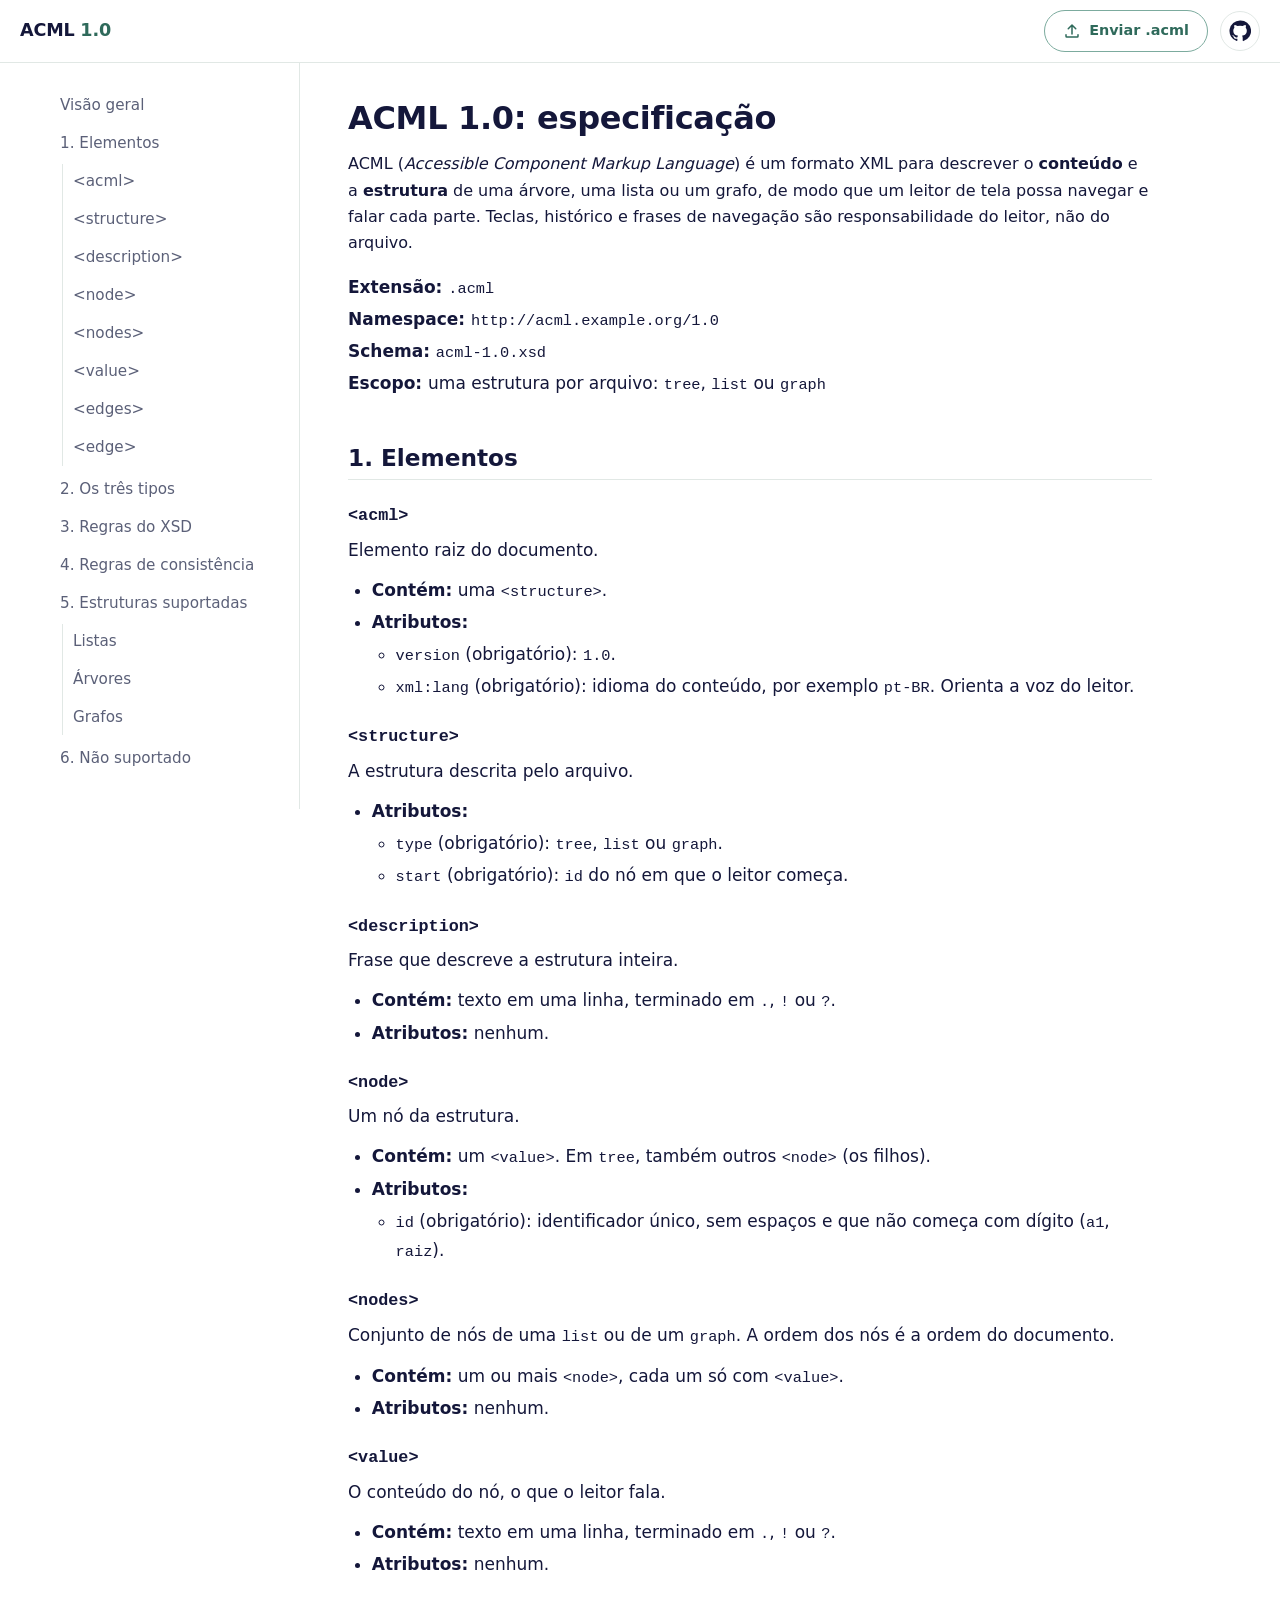
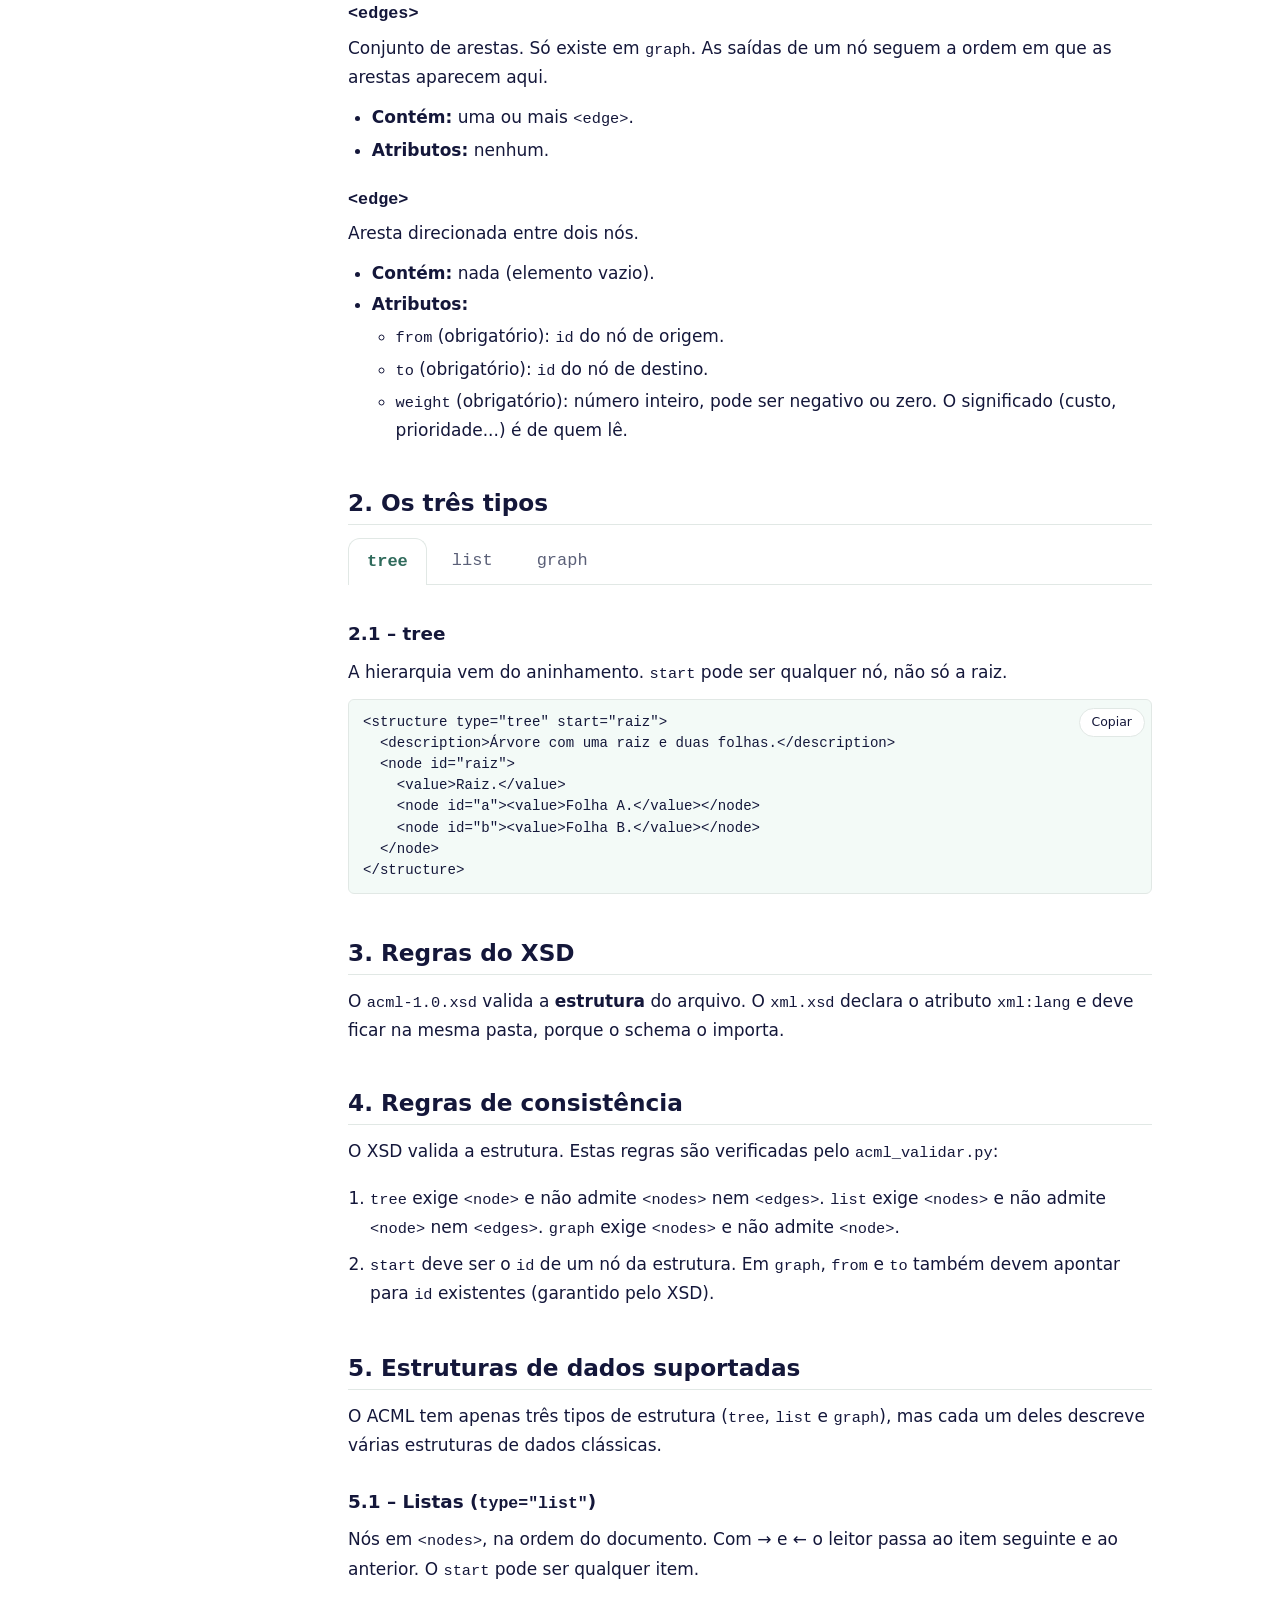
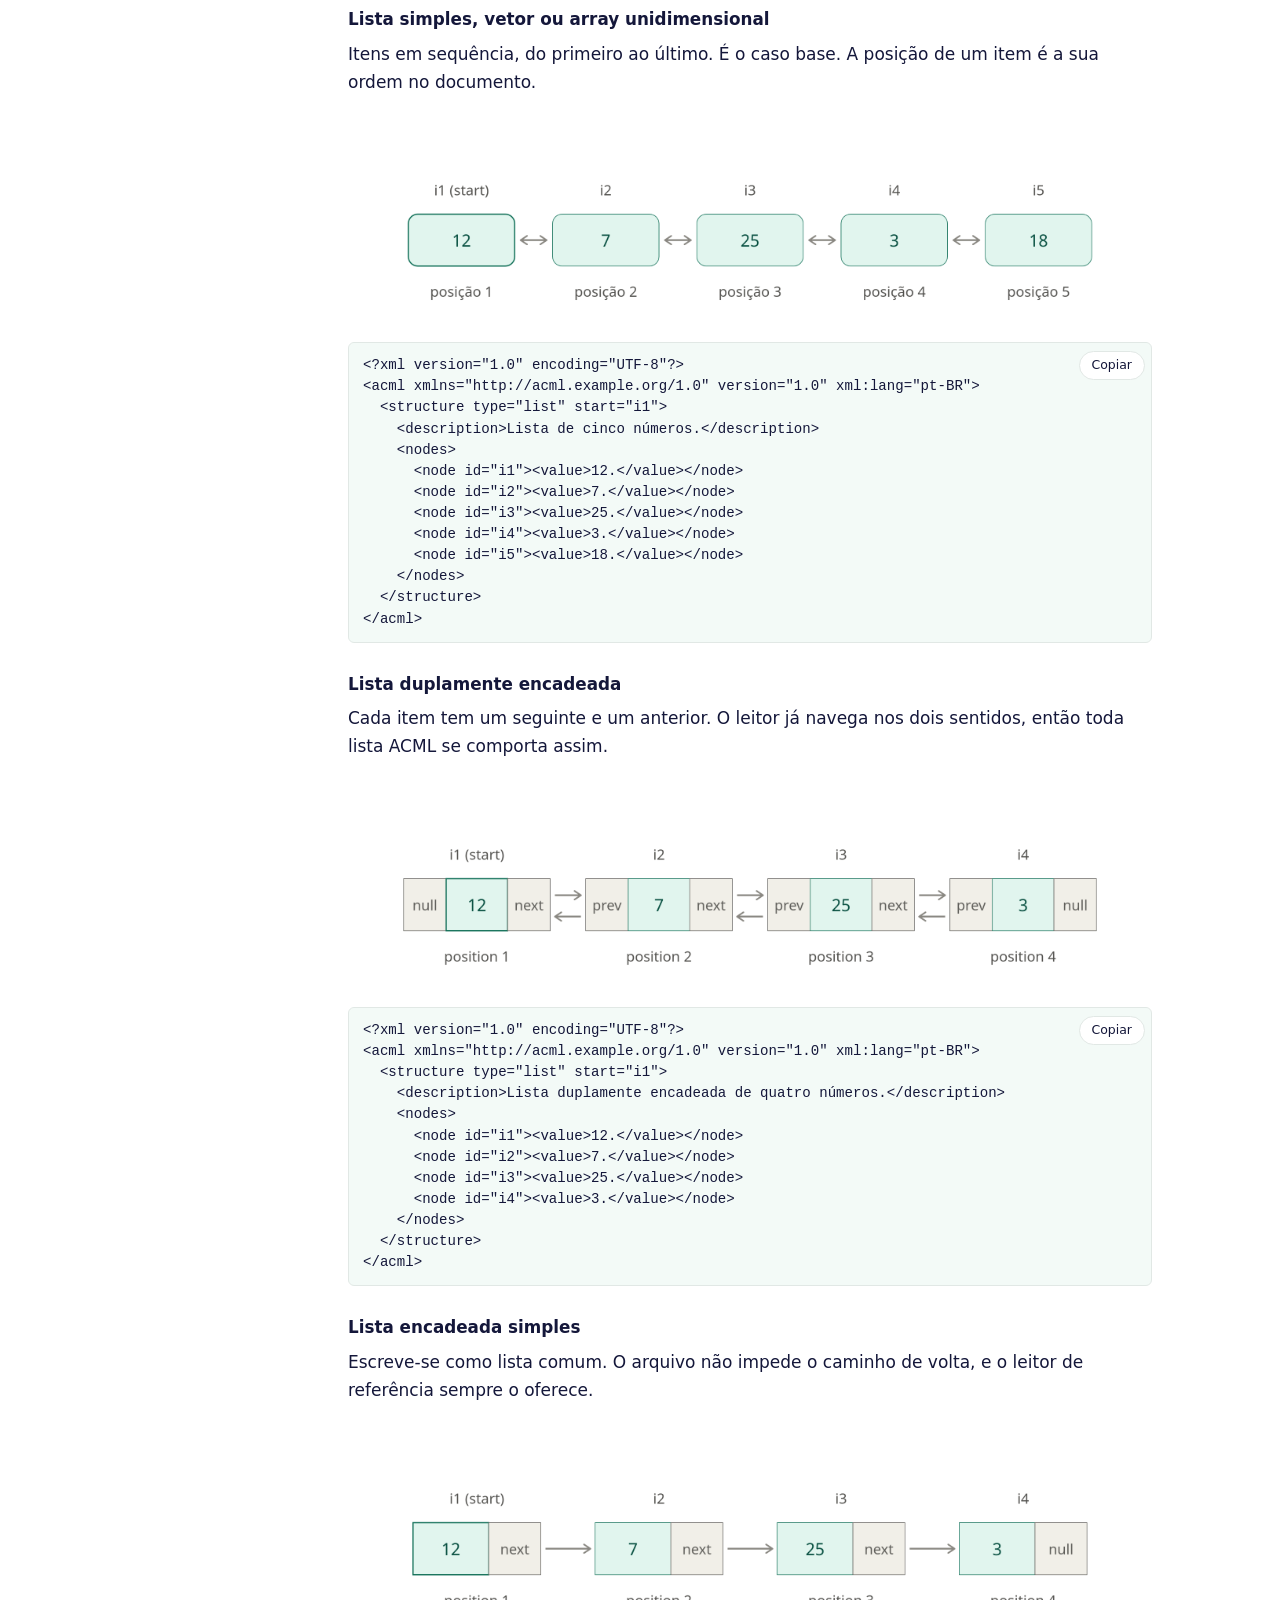
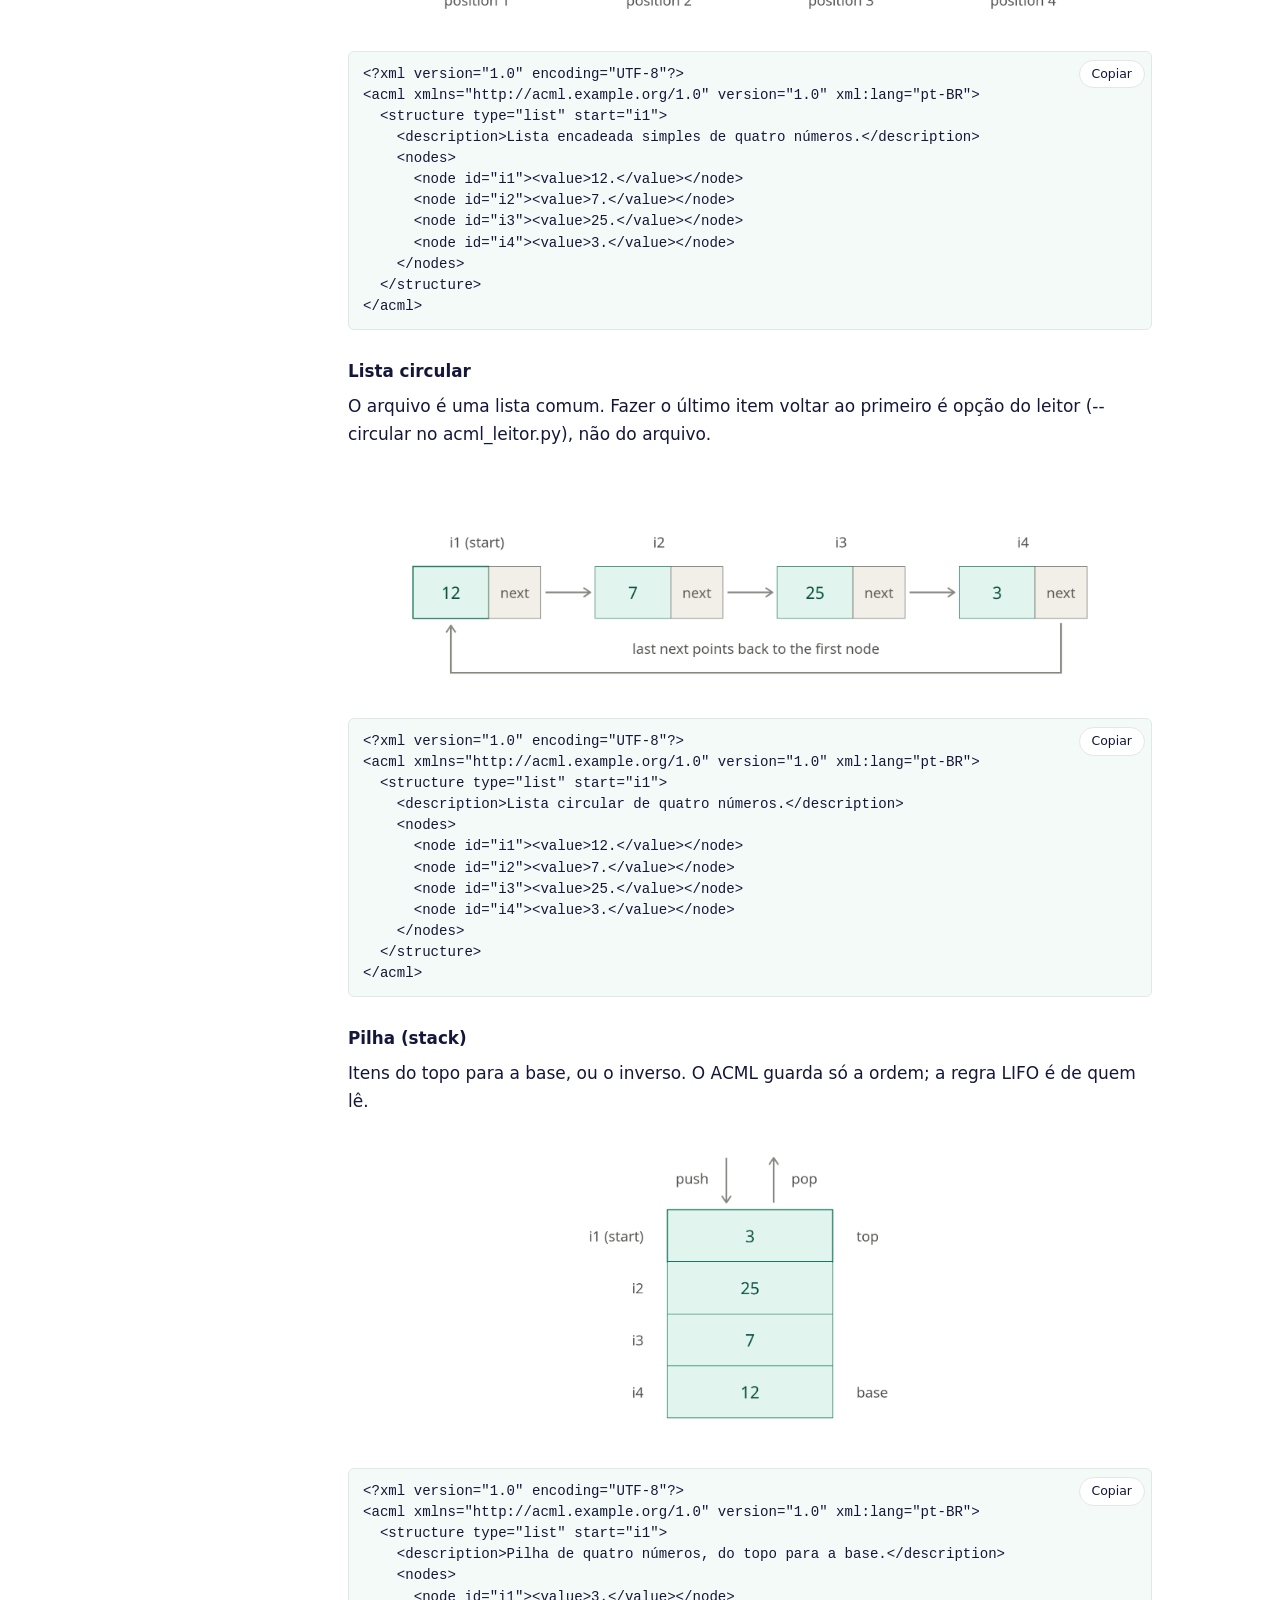
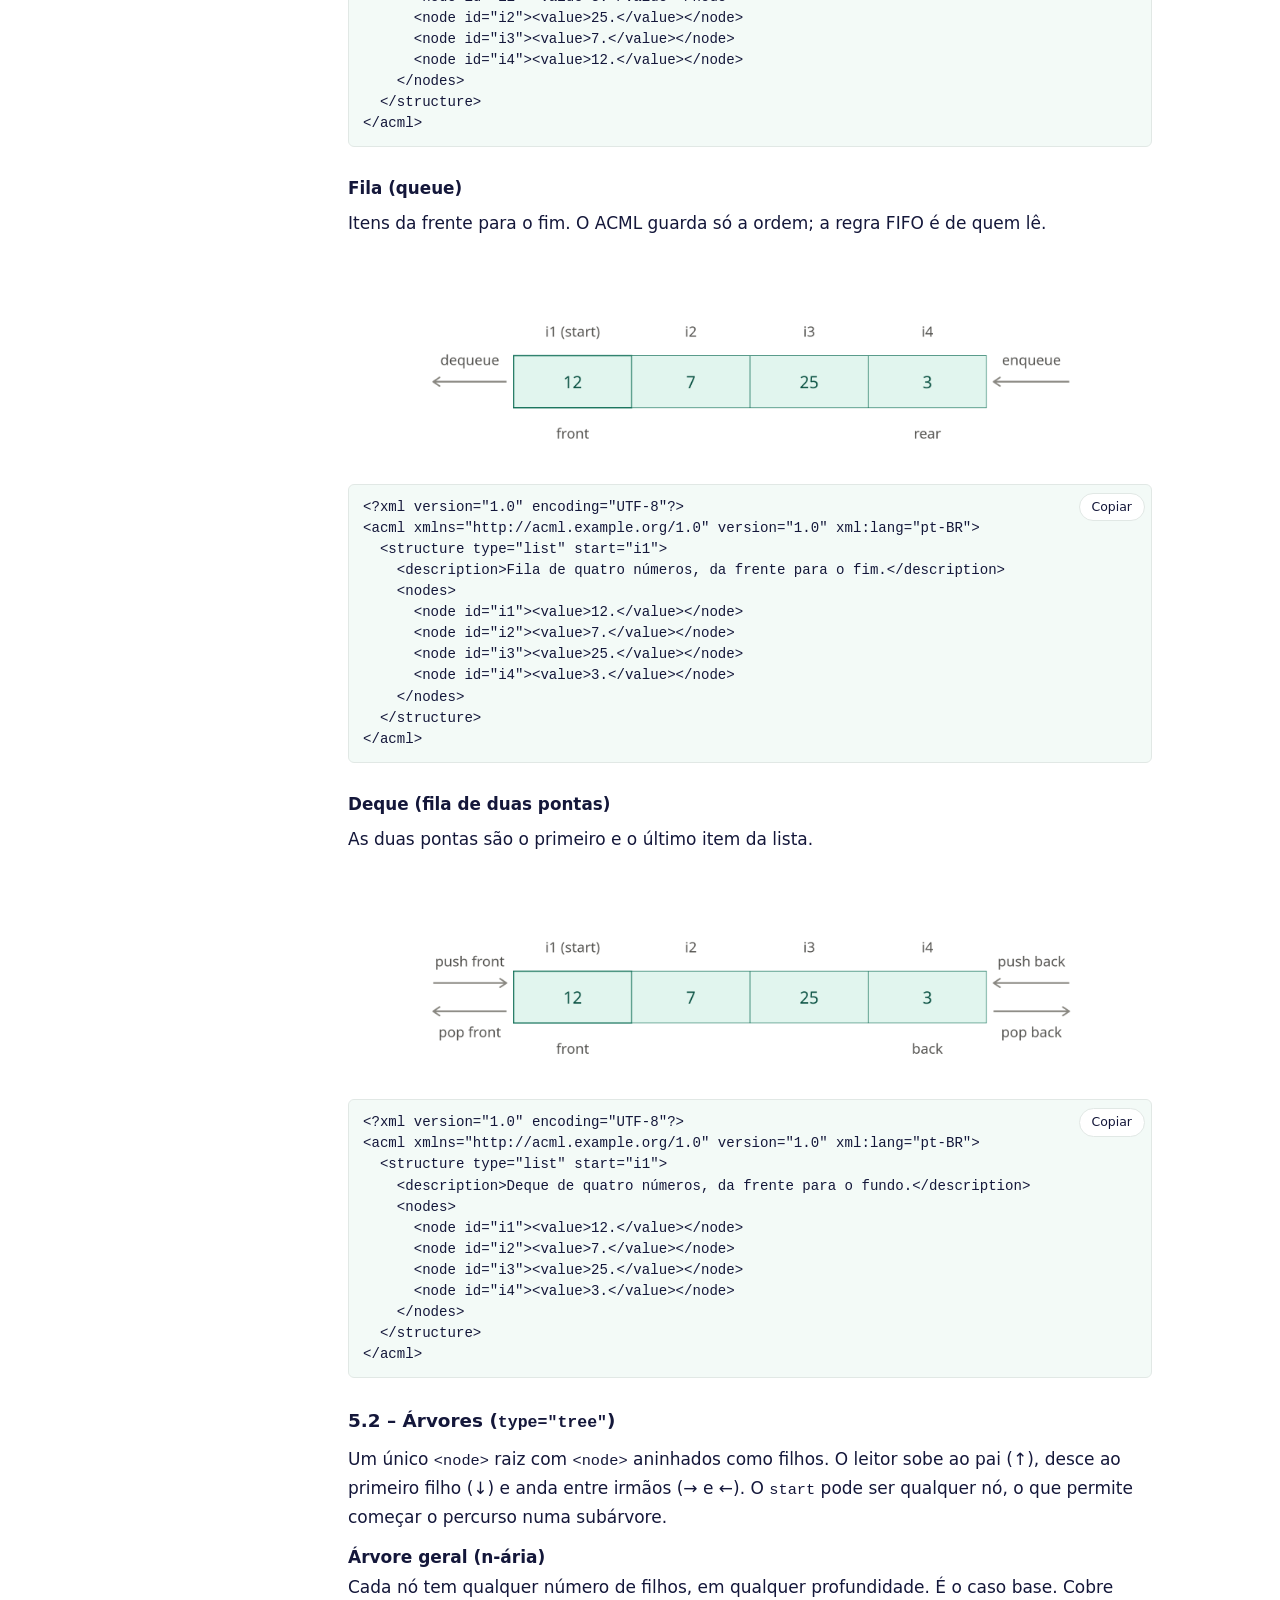
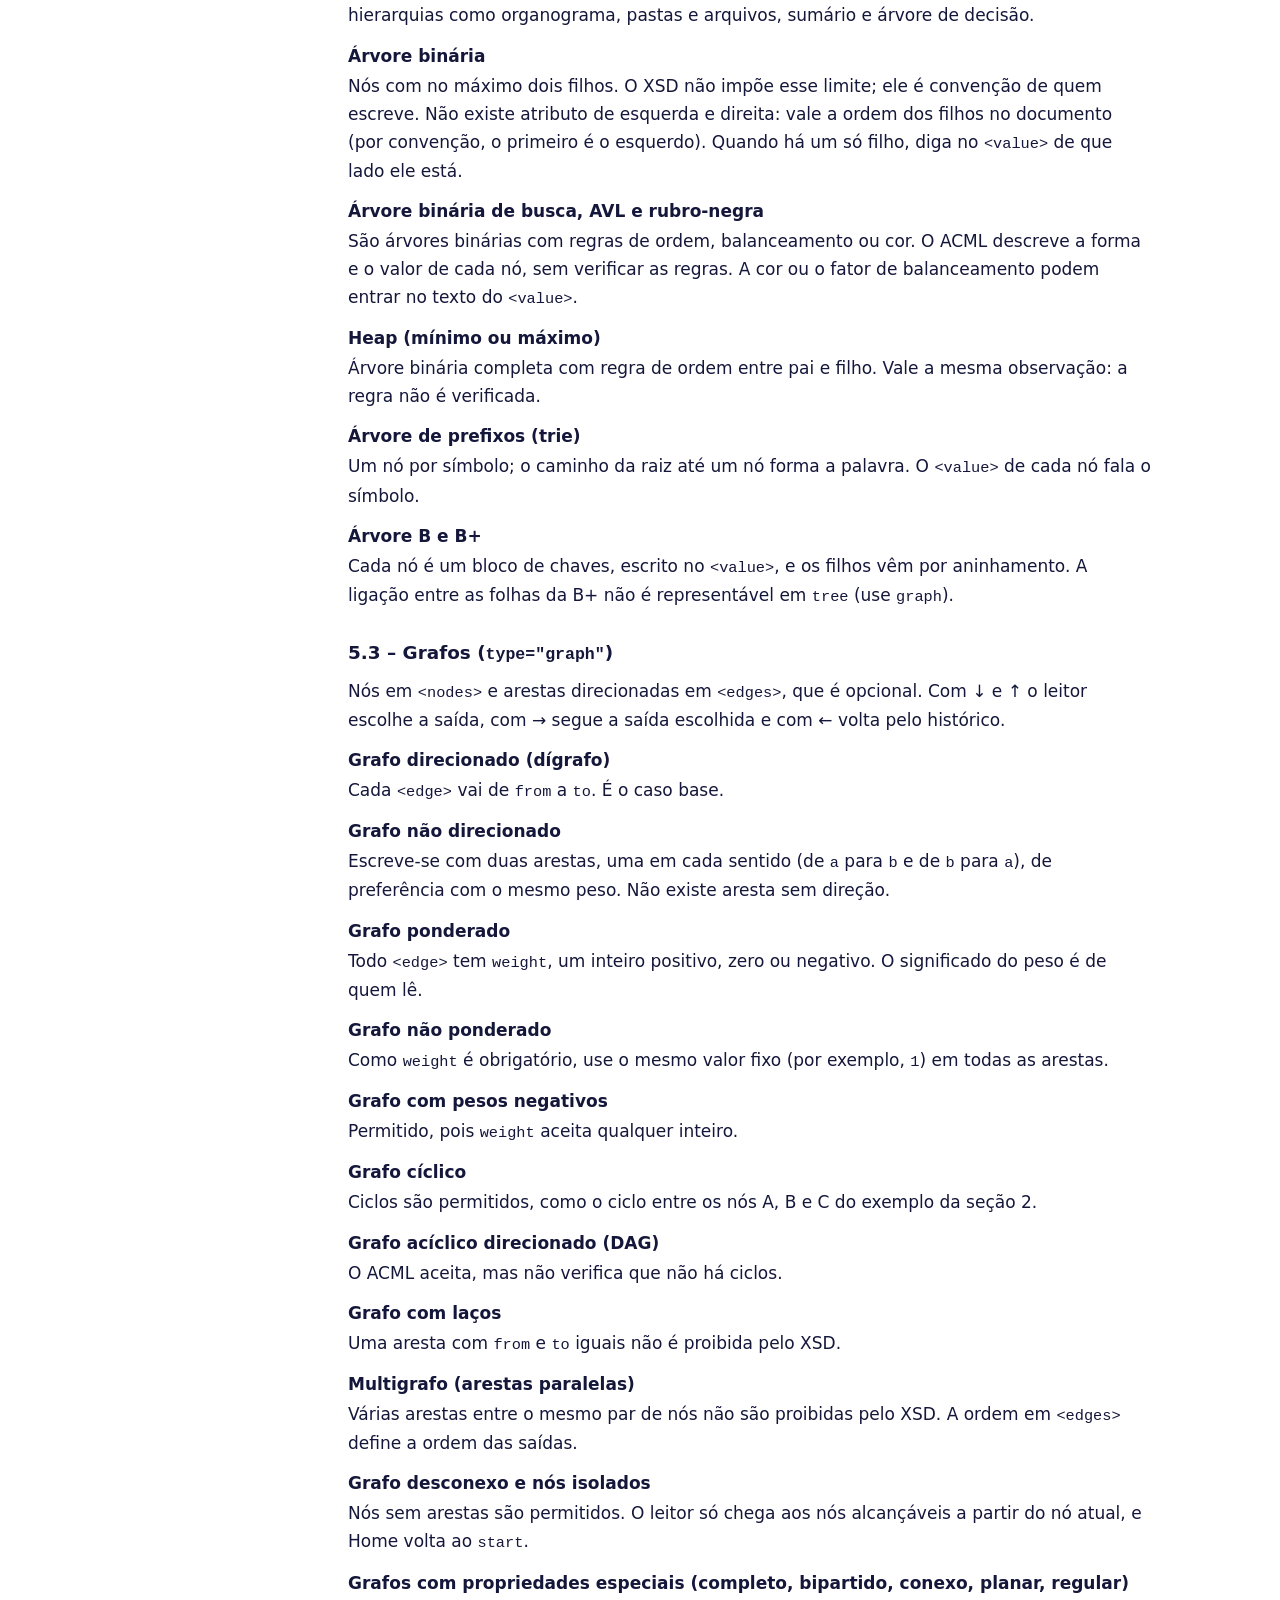
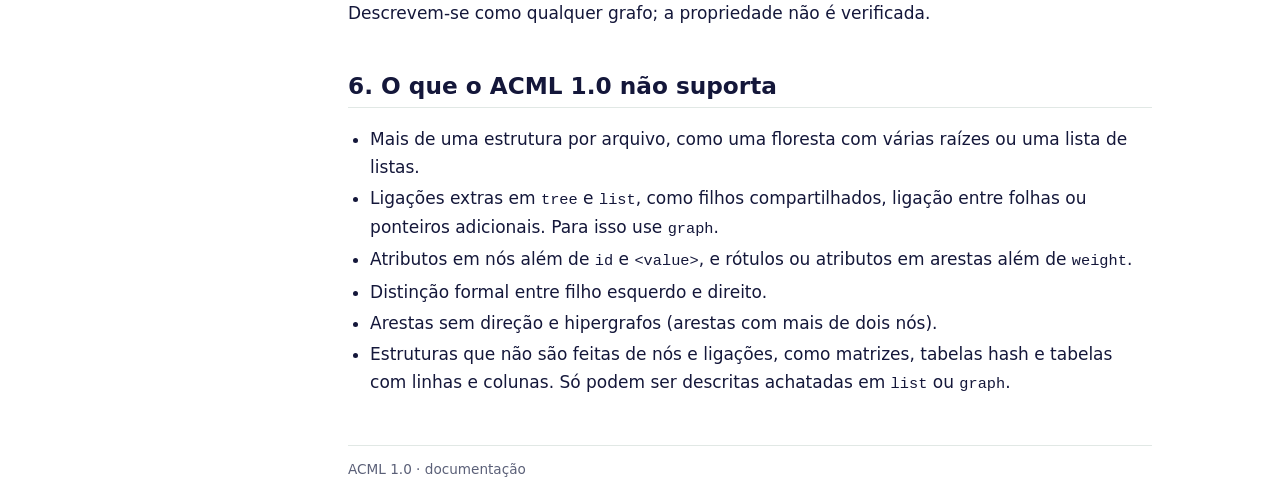
<file: index.html>
<!doctype html>
<html lang="pt-BR">
<head>
<meta charset="utf-8">
<meta name="viewport" content="width=device-width, initial-scale=1">
<title>ACML 1.0 – Documentação</title>
<meta name="description" content="Especificação do ACML 1.0: elementos, regras do XSD, tipos de estrutura e modos de uso do formato.">
<link rel="stylesheet" href="style.css">
</head>
<body>
<a class="skip" href="#conteudo">Pular para o conteúdo</a>

<header class="topbar">
  <button type="button" id="menu-btn" class="icon-btn" aria-expanded="false" aria-controls="sidebar">Menu</button>
  <a class="brand" href="#inicio"><strong>ACML</strong> <span>1.0</span></a>
  <a class="nav-btn" href="upload.html"><svg viewBox="0 0 24 24" fill="none" stroke="currentColor" stroke-width="2" stroke-linecap="round" stroke-linejoin="round" aria-hidden="true"><path d="M12 16V4M7 9l5-5 5 5M4 17v2a1 1 0 0 0 1 1h14a1 1 0 0 0 1-1v-2"/></svg>Enviar .acml</a>
  <a class="icon-link" href="https://github.com/Emanoel-Gomes/ACML" target="_blank" rel="noopener" aria-label="ACML no GitHub (abre em nova aba)"><svg viewBox="0 0 24 24" fill="currentColor" aria-hidden="true"><path d="M12 .5A11.5 11.5 0 0 0 8.36 22.9c.58.1.79-.25.79-.56v-2c-3.2.7-3.87-1.37-3.87-1.37-.52-1.33-1.28-1.69-1.28-1.69-1.05-.71.08-.7.08-.7 1.16.08 1.77 1.19 1.77 1.19 1.03 1.77 2.7 1.26 3.36.96.1-.75.4-1.26.73-1.55-2.55-.29-5.24-1.28-5.24-5.69 0-1.26.45-2.28 1.19-3.08-.12-.29-.52-1.46.11-3.05 0 0 .97-.31 3.17 1.18a11 11 0 0 1 5.78 0c2.2-1.49 3.16-1.18 3.16-1.18.63 1.59.23 2.76.11 3.05.74.8 1.19 1.82 1.19 3.08 0 4.42-2.69 5.39-5.25 5.68.41.36.78 1.06.78 2.14v3.17c0 .31.21.67.8.56A11.5 11.5 0 0 0 12 .5z"/></svg></a>
</header>

<div class="layout">
  <nav id="sidebar" aria-label="Seções da documentação">
    <ol>
      <li><a href="#visao-geral">Visão geral</a></li>
      <li><a href="#elementos">1. Elementos</a>
        <ul>
          <li><a href="#el-acml">&lt;acml&gt;</a></li>
          <li><a href="#el-structure">&lt;structure&gt;</a></li>
          <li><a href="#el-description">&lt;description&gt;</a></li>
          <li><a href="#el-node">&lt;node&gt;</a></li>
          <li><a href="#el-nodes">&lt;nodes&gt;</a></li>
          <li><a href="#el-value">&lt;value&gt;</a></li>
          <li><a href="#el-edges">&lt;edges&gt;</a></li>
          <li><a href="#el-edge">&lt;edge&gt;</a></li>
        </ul>
      </li>
      <li><a href="#tipos">2. Os três tipos</a></li>
      <li><a href="#xsd">3. Regras do XSD</a></li>
      <li><a href="#consistencia">4. Regras de consistência</a></li>
      <li><a href="#estruturas">5. Estruturas suportadas</a>
        <ul>
          <li><a href="#listas">Listas</a></li>
          <li><a href="#arvores">Árvores</a></li>
          <li><a href="#grafos">Grafos</a></li>
        </ul>
      </li>
      <li><a href="#nao-suporta">6. Não suportado</a></li>
    </ol>
  </nav>

  <main id="conteudo" tabindex="-1">
    <section id="inicio" class="hero">
      <h1>ACML 1.0: especificação</h1>
      <p class="lead" id="visao-geral">ACML (<em>Accessible Component Markup Language</em>) é um formato XML para descrever o <strong>conteúdo</strong> e a <strong>estrutura</strong> de uma árvore, uma lista ou um grafo, de modo que um leitor de tela possa navegar e falar cada parte. Teclas, histórico e frases de navegação são responsabilidade do leitor, não do arquivo.</p>
      <dl class="facts">
        <div><dt>Extensão</dt><dd><code>.acml</code></dd></div>
        <div><dt>Namespace</dt><dd><code>http://acml.example.org/1.0</code></dd></div>
        <div><dt>Schema</dt><dd><code>acml-1.0.xsd</code></dd></div>
        <div><dt>Escopo</dt><dd>uma estrutura por arquivo: <code>tree</code>, <code>list</code> ou <code>graph</code></dd></div>
      </dl>
    </section>

    <section id="elementos">
      <h2>1. Elementos</h2>

      <article class="el" id="el-acml">
        <h3>&lt;acml&gt;</h3>
        <p>Elemento raiz do documento.</p>
        <ul>
          <li><b>Contém:</b> uma <code>&lt;structure&gt;</code>.</li>
          <li><b>Atributos:</b>
            <ul>
              <li><code>version</code> (obrigatório): <code>1.0</code>.</li>
              <li><code>xml:lang</code> (obrigatório): idioma do conteúdo, por exemplo <code>pt-BR</code>. Orienta a voz do leitor.</li>
            </ul>
          </li>
        </ul>
      </article>

      <article class="el" id="el-structure">
        <h3>&lt;structure&gt;</h3>
        <p>A estrutura descrita pelo arquivo.</p>
        <ul>
          <li><b>Atributos:</b>
            <ul>
              <li><code>type</code> (obrigatório): <code>tree</code>, <code>list</code> ou <code>graph</code>.</li>
              <li><code>start</code> (obrigatório): <code>id</code> do nó em que o leitor começa.</li>
            </ul>
          </li>
        </ul>
      </article>

      <article class="el" id="el-description">
        <h3>&lt;description&gt;</h3>
        <p>Frase que descreve a estrutura inteira.</p>
        <ul>
          <li><b>Contém:</b> texto em uma linha, terminado em <code>.</code>, <code>!</code> ou <code>?</code>.</li>
          <li><b>Atributos:</b> nenhum.</li>
        </ul>
      </article>

      <article class="el" id="el-node">
        <h3>&lt;node&gt;</h3>
        <p>Um nó da estrutura.</p>
        <ul>
          <li><b>Contém:</b> um <code>&lt;value&gt;</code>. Em <code>tree</code>, também outros <code>&lt;node&gt;</code> (os filhos).</li>
          <li><b>Atributos:</b>
            <ul>
              <li><code>id</code> (obrigatório): identificador único, sem espaços e que não começa com dígito (<code>a1</code>, <code>raiz</code>).</li>
            </ul>
          </li>
        </ul>
      </article>

      <article class="el" id="el-nodes">
        <h3>&lt;nodes&gt;</h3>
        <p>Conjunto de nós de uma <code>list</code> ou de um <code>graph</code>. A ordem dos nós é a ordem do documento.</p>
        <ul>
          <li><b>Contém:</b> um ou mais <code>&lt;node&gt;</code>, cada um só com <code>&lt;value&gt;</code>.</li>
          <li><b>Atributos:</b> nenhum.</li>
        </ul>
      </article>

      <article class="el" id="el-value">
        <h3>&lt;value&gt;</h3>
        <p>O conteúdo do nó, o que o leitor fala.</p>
        <ul>
          <li><b>Contém:</b> texto em uma linha, terminado em <code>.</code>, <code>!</code> ou <code>?</code>.</li>
          <li><b>Atributos:</b> nenhum.</li>
        </ul>
      </article>

      <article class="el" id="el-edges">
        <h3>&lt;edges&gt;</h3>
        <p>Conjunto de arestas. Só existe em <code>graph</code>. As saídas de um nó seguem a ordem em que as arestas aparecem aqui.</p>
        <ul>
          <li><b>Contém:</b> uma ou mais <code>&lt;edge&gt;</code>.</li>
          <li><b>Atributos:</b> nenhum.</li>
        </ul>
      </article>

      <article class="el" id="el-edge">
        <h3>&lt;edge&gt;</h3>
        <p>Aresta direcionada entre dois nós.</p>
        <ul>
          <li><b>Contém:</b> nada (elemento vazio).</li>
          <li><b>Atributos:</b>
            <ul>
              <li><code>from</code> (obrigatório): <code>id</code> do nó de origem.</li>
              <li><code>to</code> (obrigatório): <code>id</code> do nó de destino.</li>
              <li><code>weight</code> (obrigatório): número inteiro, pode ser negativo ou zero. O significado (custo, prioridade...) é de quem lê.</li>
            </ul>
          </li>
        </ul>
      </article>
    </section>

    <section id="tipos">
      <h2>2. Os três tipos</h2>
      <div class="tabs" role="tablist" aria-label="Tipos de estrutura">
        <button role="tab" id="tab-tree" aria-controls="painel-tree" aria-selected="true" type="button">tree</button>
        <button role="tab" id="tab-list" aria-controls="painel-list" aria-selected="false" tabindex="-1" type="button">list</button>
        <button role="tab" id="tab-graph" aria-controls="painel-graph" aria-selected="false" tabindex="-1" type="button">graph</button>
      </div>
      <div role="tabpanel" id="painel-tree" aria-labelledby="tab-tree">
        <h3>2.1 – tree</h3>
        <p>A hierarquia vem do aninhamento. <code>start</code> pode ser qualquer nó, não só a raiz.</p>
        <div class="code"><div class="code-bar"><span>XML</span><button type="button" class="copy" aria-label="Copiar código">Copiar</button></div><pre><code>&lt;structure type="tree" start="raiz"&gt;
  &lt;description&gt;Árvore com uma raiz e duas folhas.&lt;/description&gt;
  &lt;node id="raiz"&gt;
    &lt;value&gt;Raiz.&lt;/value&gt;
    &lt;node id="a"&gt;&lt;value&gt;Folha A.&lt;/value&gt;&lt;/node&gt;
    &lt;node id="b"&gt;&lt;value&gt;Folha B.&lt;/value&gt;&lt;/node&gt;
  &lt;/node&gt;
&lt;/structure&gt;</code></pre></div>
      </div>
      <div role="tabpanel" id="painel-list" aria-labelledby="tab-list" hidden>
        <h3>2.2 – list</h3>
        <p>O leitor começa em <code>i1</code> (o <code>start</code>), fala o <code>&lt;value&gt;</code> e, com a seta →, passa para <code>i2</code>.</p>
        <div class="code"><div class="code-bar"><span>XML</span><button type="button" class="copy" aria-label="Copiar código">Copiar</button></div><pre><code>&lt;?xml version="1.0" encoding="UTF-8"?&gt;
&lt;acml xmlns="http://acml.example.org/1.0" version="1.0" xml:lang="pt-BR"&gt;
  &lt;structure type="list" start="i1"&gt;
    &lt;description&gt;Lista de dois itens.&lt;/description&gt;
    &lt;nodes&gt;
      &lt;node id="i1"&gt;&lt;value&gt;Primeiro item.&lt;/value&gt;&lt;/node&gt;
      &lt;node id="i2"&gt;&lt;value&gt;Segundo item.&lt;/value&gt;&lt;/node&gt;
    &lt;/nodes&gt;
  &lt;/structure&gt;
&lt;/acml&gt;</code></pre></div>
      </div>
      <div role="tabpanel" id="painel-graph" aria-labelledby="tab-graph" hidden>
        <h3>2.3 – graph</h3>
        <p>Nós em <code>&lt;nodes&gt;</code> e ligações em <code>&lt;edges&gt;</code>. As arestas são direcionadas e podem formar ciclos.</p>
        <div class="code"><div class="code-bar"><span>XML</span><button type="button" class="copy" aria-label="Copiar código">Copiar</button></div><pre><code>&lt;structure type="graph" start="a"&gt;
  &lt;description&gt;Grafo com três nós e um ciclo.&lt;/description&gt;
  &lt;nodes&gt;
    &lt;node id="a"&gt;&lt;value&gt;Nó A.&lt;/value&gt;&lt;/node&gt;
    &lt;node id="b"&gt;&lt;value&gt;Nó B.&lt;/value&gt;&lt;/node&gt;
    &lt;node id="c"&gt;&lt;value&gt;Nó C.&lt;/value&gt;&lt;/node&gt;
  &lt;/nodes&gt;
  &lt;edges&gt;
    &lt;edge from="a" to="b" weight="1"/&gt;
    &lt;edge from="b" to="c" weight="-2"/&gt;
    &lt;edge from="c" to="a" weight="0"/&gt;
  &lt;/edges&gt;
&lt;/structure&gt;</code></pre></div>
      </div>
    </section>

    <section id="xsd">
      <h2>3. Regras do XSD</h2>
      <p>O <code>acml-1.0.xsd</code> valida a <strong>estrutura</strong> do arquivo. O <code>xml.xsd</code> declara o atributo <code>xml:lang</code> e deve ficar na mesma pasta, porque o schema o importa.</p>
    </section>

    <section id="consistencia">
      <h2>4. Regras de consistência</h2>
      <p>O XSD valida a estrutura. Estas regras são verificadas pelo <code>acml_validar.py</code>:</p>
      <ol class="rules">
        <li><code>tree</code> exige <code>&lt;node&gt;</code> e não admite <code>&lt;nodes&gt;</code> nem <code>&lt;edges&gt;</code>. <code>list</code> exige <code>&lt;nodes&gt;</code> e não admite <code>&lt;node&gt;</code> nem <code>&lt;edges&gt;</code>. <code>graph</code> exige <code>&lt;nodes&gt;</code> e não admite <code>&lt;node&gt;</code>.</li>
        <li><code>start</code> deve ser o <code>id</code> de um nó da estrutura. Em <code>graph</code>, <code>from</code> e <code>to</code> também devem apontar para <code>id</code> existentes (garantido pelo XSD).</li>
      </ol>
    </section>

    <section id="estruturas">
      <h2>5. Estruturas de dados suportadas</h2>
      <p>O ACML tem apenas três tipos de estrutura (<code>tree</code>, <code>list</code> e <code>graph</code>), mas cada um deles descreve várias estruturas de dados clássicas.</p>

      <h3 id="listas">5.1 – Listas (<code>type="list"</code>)</h3>
      <p>Nós em <code>&lt;nodes&gt;</code>, na ordem do documento. Com → e ← o leitor passa ao item seguinte e ao anterior. O <code>start</code> pode ser qualquer item.</p>
      
<article class="struct" id="lista-1">
  <h4>Lista simples, vetor ou array unidimensional</h4>
  <p>Itens em sequência, do primeiro ao último. É o caso base. A posição de um item é a sua ordem no documento.</p>
  <figure><img src="img/image2.png" alt="Lista simples: cinco caixas em sequência, com os valores 12, 7, 25, 3 e 18." loading="lazy"><figcaption>Exemplo</figcaption></figure>
  <div class="code"><div class="code-bar"><span>XML</span><button type="button" class="copy" aria-label="Copiar código">Copiar</button></div><pre><code>&lt;?xml version="1.0" encoding="UTF-8"?&gt;
&lt;acml xmlns="http://acml.example.org/1.0" version="1.0" xml:lang="pt-BR"&gt;
  &lt;structure type="list" start="i1"&gt;
    &lt;description&gt;Lista de cinco números.&lt;/description&gt;
    &lt;nodes&gt;
      &lt;node id="i1"&gt;&lt;value&gt;12.&lt;/value&gt;&lt;/node&gt;
      &lt;node id="i2"&gt;&lt;value&gt;7.&lt;/value&gt;&lt;/node&gt;
      &lt;node id="i3"&gt;&lt;value&gt;25.&lt;/value&gt;&lt;/node&gt;
      &lt;node id="i4"&gt;&lt;value&gt;3.&lt;/value&gt;&lt;/node&gt;
      &lt;node id="i5"&gt;&lt;value&gt;18.&lt;/value&gt;&lt;/node&gt;
    &lt;/nodes&gt;
  &lt;/structure&gt;
&lt;/acml&gt;</code></pre></div>
</article>
<article class="struct" id="lista-2">
  <h4>Lista duplamente encadeada</h4>
  <p>Cada item tem um seguinte e um anterior. O leitor já navega nos dois sentidos, então toda lista ACML se comporta assim.</p>
  <figure><img src="img/image3.png" alt="Lista duplamente encadeada: quatro nós ligados nos dois sentidos." loading="lazy"><figcaption>Exemplo</figcaption></figure>
  <div class="code"><div class="code-bar"><span>XML</span><button type="button" class="copy" aria-label="Copiar código">Copiar</button></div><pre><code>&lt;?xml version="1.0" encoding="UTF-8"?&gt;
&lt;acml xmlns="http://acml.example.org/1.0" version="1.0" xml:lang="pt-BR"&gt;
  &lt;structure type="list" start="i1"&gt;
    &lt;description&gt;Lista duplamente encadeada de quatro números.&lt;/description&gt;
    &lt;nodes&gt;
      &lt;node id="i1"&gt;&lt;value&gt;12.&lt;/value&gt;&lt;/node&gt;
      &lt;node id="i2"&gt;&lt;value&gt;7.&lt;/value&gt;&lt;/node&gt;
      &lt;node id="i3"&gt;&lt;value&gt;25.&lt;/value&gt;&lt;/node&gt;
      &lt;node id="i4"&gt;&lt;value&gt;3.&lt;/value&gt;&lt;/node&gt;
    &lt;/nodes&gt;
  &lt;/structure&gt;
&lt;/acml&gt;</code></pre></div>
</article>
<article class="struct" id="lista-3">
  <h4>Lista encadeada simples</h4>
  <p>Escreve-se como lista comum. O arquivo não impede o caminho de volta, e o leitor de referência sempre o oferece.</p>
  <figure><img src="img/image4.png" alt="Lista encadeada simples: quatro nós, cada um com um ponteiro next para o seguinte." loading="lazy"><figcaption>Exemplo</figcaption></figure>
  <div class="code"><div class="code-bar"><span>XML</span><button type="button" class="copy" aria-label="Copiar código">Copiar</button></div><pre><code>&lt;?xml version="1.0" encoding="UTF-8"?&gt;
&lt;acml xmlns="http://acml.example.org/1.0" version="1.0" xml:lang="pt-BR"&gt;
  &lt;structure type="list" start="i1"&gt;
    &lt;description&gt;Lista encadeada simples de quatro números.&lt;/description&gt;
    &lt;nodes&gt;
      &lt;node id="i1"&gt;&lt;value&gt;12.&lt;/value&gt;&lt;/node&gt;
      &lt;node id="i2"&gt;&lt;value&gt;7.&lt;/value&gt;&lt;/node&gt;
      &lt;node id="i3"&gt;&lt;value&gt;25.&lt;/value&gt;&lt;/node&gt;
      &lt;node id="i4"&gt;&lt;value&gt;3.&lt;/value&gt;&lt;/node&gt;
    &lt;/nodes&gt;
  &lt;/structure&gt;
&lt;/acml&gt;</code></pre></div>
</article>
<article class="struct" id="lista-4">
  <h4>Lista circular</h4>
  <p>O arquivo é uma lista comum. Fazer o último item voltar ao primeiro é opção do leitor (--circular no acml_leitor.py), não do arquivo.</p>
  <figure><img src="img/image1.png" alt="Lista circular: o next do último nó aponta de volta para o primeiro." loading="lazy"><figcaption>Exemplo</figcaption></figure>
  <div class="code"><div class="code-bar"><span>XML</span><button type="button" class="copy" aria-label="Copiar código">Copiar</button></div><pre><code>&lt;?xml version="1.0" encoding="UTF-8"?&gt;
&lt;acml xmlns="http://acml.example.org/1.0" version="1.0" xml:lang="pt-BR"&gt;
  &lt;structure type="list" start="i1"&gt;
    &lt;description&gt;Lista circular de quatro números.&lt;/description&gt;
    &lt;nodes&gt;
      &lt;node id="i1"&gt;&lt;value&gt;12.&lt;/value&gt;&lt;/node&gt;
      &lt;node id="i2"&gt;&lt;value&gt;7.&lt;/value&gt;&lt;/node&gt;
      &lt;node id="i3"&gt;&lt;value&gt;25.&lt;/value&gt;&lt;/node&gt;
      &lt;node id="i4"&gt;&lt;value&gt;3.&lt;/value&gt;&lt;/node&gt;
    &lt;/nodes&gt;
  &lt;/structure&gt;
&lt;/acml&gt;</code></pre></div>
</article>
<article class="struct" id="lista-5">
  <h4>Pilha (stack)</h4>
  <p>Itens do topo para a base, ou o inverso. O ACML guarda só a ordem; a regra LIFO é de quem lê.</p>
  <figure><img src="img/image7.png" alt="Pilha: i1 (start) com valor 3 no topo, depois 25, 7 e 12 na base; push e pop pelo topo." loading="lazy"><figcaption>Exemplo</figcaption></figure>
  <div class="code"><div class="code-bar"><span>XML</span><button type="button" class="copy" aria-label="Copiar código">Copiar</button></div><pre><code>&lt;?xml version="1.0" encoding="UTF-8"?&gt;
&lt;acml xmlns="http://acml.example.org/1.0" version="1.0" xml:lang="pt-BR"&gt;
  &lt;structure type="list" start="i1"&gt;
    &lt;description&gt;Pilha de quatro números, do topo para a base.&lt;/description&gt;
    &lt;nodes&gt;
      &lt;node id="i1"&gt;&lt;value&gt;3.&lt;/value&gt;&lt;/node&gt;
      &lt;node id="i2"&gt;&lt;value&gt;25.&lt;/value&gt;&lt;/node&gt;
      &lt;node id="i3"&gt;&lt;value&gt;7.&lt;/value&gt;&lt;/node&gt;
      &lt;node id="i4"&gt;&lt;value&gt;12.&lt;/value&gt;&lt;/node&gt;
    &lt;/nodes&gt;
  &lt;/structure&gt;
&lt;/acml&gt;</code></pre></div>
</article>
<article class="struct" id="lista-6">
  <h4>Fila (queue)</h4>
  <p>Itens da frente para o fim. O ACML guarda só a ordem; a regra FIFO é de quem lê.</p>
  <figure><img src="img/image5.png" alt="Fila: quatro itens da frente para o fim." loading="lazy"><figcaption>Exemplo</figcaption></figure>
  <div class="code"><div class="code-bar"><span>XML</span><button type="button" class="copy" aria-label="Copiar código">Copiar</button></div><pre><code>&lt;?xml version="1.0" encoding="UTF-8"?&gt;
&lt;acml xmlns="http://acml.example.org/1.0" version="1.0" xml:lang="pt-BR"&gt;
  &lt;structure type="list" start="i1"&gt;
    &lt;description&gt;Fila de quatro números, da frente para o fim.&lt;/description&gt;
    &lt;nodes&gt;
      &lt;node id="i1"&gt;&lt;value&gt;12.&lt;/value&gt;&lt;/node&gt;
      &lt;node id="i2"&gt;&lt;value&gt;7.&lt;/value&gt;&lt;/node&gt;
      &lt;node id="i3"&gt;&lt;value&gt;25.&lt;/value&gt;&lt;/node&gt;
      &lt;node id="i4"&gt;&lt;value&gt;3.&lt;/value&gt;&lt;/node&gt;
    &lt;/nodes&gt;
  &lt;/structure&gt;
&lt;/acml&gt;</code></pre></div>
</article>
<article class="struct" id="lista-7">
  <h4>Deque (fila de duas pontas)</h4>
  <p>As duas pontas são o primeiro e o último item da lista.</p>
  <figure><img src="img/image6.png" alt="Deque: quatro itens com inserção e remoção nas duas pontas." loading="lazy"><figcaption>Exemplo</figcaption></figure>
  <div class="code"><div class="code-bar"><span>XML</span><button type="button" class="copy" aria-label="Copiar código">Copiar</button></div><pre><code>&lt;?xml version="1.0" encoding="UTF-8"?&gt;
&lt;acml xmlns="http://acml.example.org/1.0" version="1.0" xml:lang="pt-BR"&gt;
  &lt;structure type="list" start="i1"&gt;
    &lt;description&gt;Deque de quatro números, da frente para o fundo.&lt;/description&gt;
    &lt;nodes&gt;
      &lt;node id="i1"&gt;&lt;value&gt;12.&lt;/value&gt;&lt;/node&gt;
      &lt;node id="i2"&gt;&lt;value&gt;7.&lt;/value&gt;&lt;/node&gt;
      &lt;node id="i3"&gt;&lt;value&gt;25.&lt;/value&gt;&lt;/node&gt;
      &lt;node id="i4"&gt;&lt;value&gt;3.&lt;/value&gt;&lt;/node&gt;
    &lt;/nodes&gt;
  &lt;/structure&gt;
&lt;/acml&gt;</code></pre></div>
</article>

      <h3 id="arvores">5.2 – Árvores (<code>type="tree"</code>)</h3>
      <p>Um único <code>&lt;node&gt;</code> raiz com <code>&lt;node&gt;</code> aninhados como filhos. O leitor sobe ao pai (↑), desce ao primeiro filho (↓) e anda entre irmãos (→ e ←). O <code>start</code> pode ser qualquer nó, o que permite começar o percurso numa subárvore.</p>
      <dl class="defs">
        <dt>Árvore geral (n-ária)</dt><dd>Cada nó tem qualquer número de filhos, em qualquer profundidade. É o caso base. Cobre hierarquias como organograma, pastas e arquivos, sumário e árvore de decisão.</dd>
        <dt>Árvore binária</dt><dd>Nós com no máximo dois filhos. O XSD não impõe esse limite; ele é convenção de quem escreve. Não existe atributo de esquerda e direita: vale a ordem dos filhos no documento (por convenção, o primeiro é o esquerdo). Quando há um só filho, diga no <code>&lt;value&gt;</code> de que lado ele está.</dd>
        <dt>Árvore binária de busca, AVL e rubro-negra</dt><dd>São árvores binárias com regras de ordem, balanceamento ou cor. O ACML descreve a forma e o valor de cada nó, sem verificar as regras. A cor ou o fator de balanceamento podem entrar no texto do <code>&lt;value&gt;</code>.</dd>
        <dt>Heap (mínimo ou máximo)</dt><dd>Árvore binária completa com regra de ordem entre pai e filho. Vale a mesma observação: a regra não é verificada.</dd>
        <dt>Árvore de prefixos (trie)</dt><dd>Um nó por símbolo; o caminho da raiz até um nó forma a palavra. O <code>&lt;value&gt;</code> de cada nó fala o símbolo.</dd>
        <dt>Árvore B e B+</dt><dd>Cada nó é um bloco de chaves, escrito no <code>&lt;value&gt;</code>, e os filhos vêm por aninhamento. A ligação entre as folhas da B+ não é representável em <code>tree</code> (use <code>graph</code>).</dd>
      </dl>

      <h3 id="grafos">5.3 – Grafos (<code>type="graph"</code>)</h3>
      <p>Nós em <code>&lt;nodes&gt;</code> e arestas direcionadas em <code>&lt;edges&gt;</code>, que é opcional. Com ↓ e ↑ o leitor escolhe a saída, com → segue a saída escolhida e com ← volta pelo histórico.</p>
      <dl class="defs">
        <dt>Grafo direcionado (dígrafo)</dt><dd>Cada <code>&lt;edge&gt;</code> vai de <code>from</code> a <code>to</code>. É o caso base.</dd>
        <dt>Grafo não direcionado</dt><dd>Escreve-se com duas arestas, uma em cada sentido (de <code>a</code> para <code>b</code> e de <code>b</code> para <code>a</code>), de preferência com o mesmo peso. Não existe aresta sem direção.</dd>
        <dt>Grafo ponderado</dt><dd>Todo <code>&lt;edge&gt;</code> tem <code>weight</code>, um inteiro positivo, zero ou negativo. O significado do peso é de quem lê.</dd>
        <dt>Grafo não ponderado</dt><dd>Como <code>weight</code> é obrigatório, use o mesmo valor fixo (por exemplo, <code>1</code>) em todas as arestas.</dd>
        <dt>Grafo com pesos negativos</dt><dd>Permitido, pois <code>weight</code> aceita qualquer inteiro.</dd>
        <dt>Grafo cíclico</dt><dd>Ciclos são permitidos, como o ciclo entre os nós A, B e C do exemplo da seção 2.</dd>
        <dt>Grafo acíclico direcionado (DAG)</dt><dd>O ACML aceita, mas não verifica que não há ciclos.</dd>
        <dt>Grafo com laços</dt><dd>Uma aresta com <code>from</code> e <code>to</code> iguais não é proibida pelo XSD.</dd>
        <dt>Multigrafo (arestas paralelas)</dt><dd>Várias arestas entre o mesmo par de nós não são proibidas pelo XSD. A ordem em <code>&lt;edges&gt;</code> define a ordem das saídas.</dd>
        <dt>Grafo desconexo e nós isolados</dt><dd>Nós sem arestas são permitidos. O leitor só chega aos nós alcançáveis a partir do nó atual, e Home volta ao <code>start</code>.</dd>
        <dt>Grafos com propriedades especiais (completo, bipartido, conexo, planar, regular)</dt><dd>Descrevem-se como qualquer grafo; a propriedade não é verificada.</dd>
      </dl>
    </section>

    <section id="nao-suporta">
      <h2>6. O que o ACML 1.0 não suporta</h2>
      <ul class="plain">
        <li>Mais de uma estrutura por arquivo, como uma floresta com várias raízes ou uma lista de listas.</li>
        <li>Ligações extras em <code>tree</code> e <code>list</code>, como filhos compartilhados, ligação entre folhas ou ponteiros adicionais. Para isso use <code>graph</code>.</li>
        <li>Atributos em nós além de <code>id</code> e <code>&lt;value&gt;</code>, e rótulos ou atributos em arestas além de <code>weight</code>.</li>
        <li>Distinção formal entre filho esquerdo e direito.</li>
        <li>Arestas sem direção e hipergrafos (arestas com mais de dois nós).</li>
        <li>Estruturas que não são feitas de nós e ligações, como matrizes, tabelas hash e tabelas com linhas e colunas. Só podem ser descritas achatadas em <code>list</code> ou <code>graph</code>.</li>
      </ul>
    </section>

    <footer>ACML 1.0 · documentação</footer>
  </main>
</div>

<script src="cabecalho.js"></script>
<script src="script.js"></script>
</body>
</html>
</file>
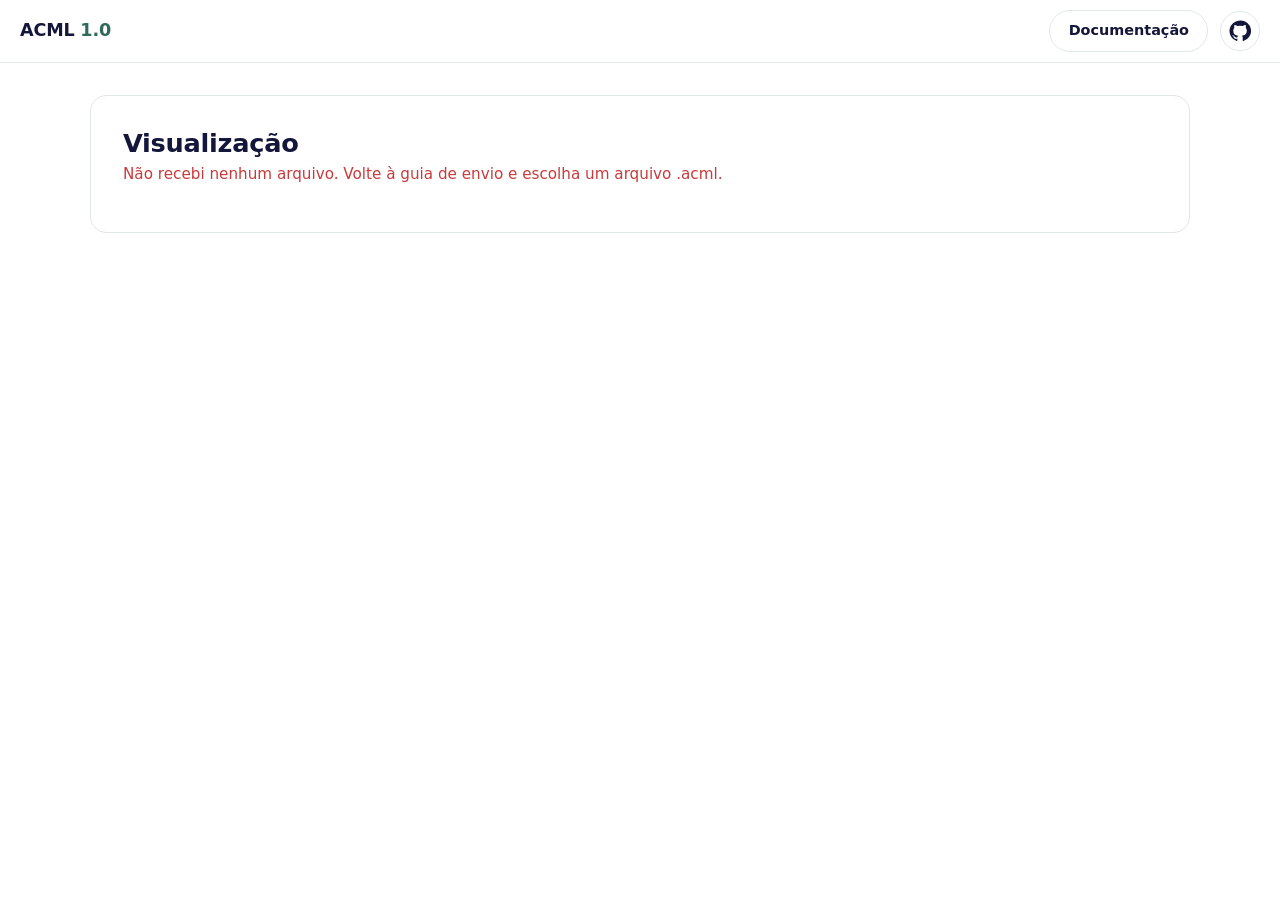
<file: resultado.html>
<!doctype html>
<html lang="pt-BR">
<head>
<meta charset="utf-8">
<meta name="viewport" content="width=device-width, initial-scale=1">
<title>Visualização – ACML</title>
<link rel="stylesheet" href="style.css">
<link rel="stylesheet" href="upload.css">
</head>
<body class="page-upload page-resultado">
<a class="skip" href="#vizTela">Pular para a imagem</a>

<header class="topbar">
  <a class="brand" href="index.html" target="_blank" rel="noopener"><strong>ACML</strong> <span>1.0</span></a>
  <a class="nav-btn plain" href="index.html" target="_blank" rel="noopener">Documentação</a>
  <a class="icon-link" href="https://github.com/Emanoel-Gomes/ACML" target="_blank" rel="noopener" aria-label="ACML no GitHub (abre em nova aba)"><svg viewBox="0 0 24 24" fill="currentColor" aria-hidden="true"><path d="M12 .5A11.5 11.5 0 0 0 8.36 22.9c.58.1.79-.25.79-.56v-2c-3.2.7-3.87-1.37-3.87-1.37-.52-1.33-1.28-1.69-1.28-1.69-1.05-.71.08-.7.08-.7 1.16.08 1.77 1.19 1.77 1.19 1.03 1.77 2.7 1.26 3.36.96.1-.75.4-1.26.73-1.55-2.55-.29-5.24-1.28-5.24-5.69 0-1.26.45-2.28 1.19-3.08-.12-.29-.52-1.46.11-3.05 0 0 .97-.31 3.17 1.18a11 11 0 0 1 5.78 0c2.2-1.49 3.16-1.18 3.16-1.18.63 1.59.23 2.76.11 3.05.74.8 1.19 1.82 1.19 3.08 0 4.42-2.69 5.39-5.25 5.68.41.36.78 1.06.78 2.14v3.17c0 .31.21.67.8.56A11.5 11.5 0 0 0 12 .5z"/></svg></a>
</header>

<main id="conteudo" class="card" tabindex="-1">
  <h1 class="res-titulo">Visualização</h1>
  <p class="res-arquivo" id="nomeArquivo"></p>
  <p class="res-estado" id="estado" role="status">Aguardando o arquivo da guia de envio…</p>

  <section id="visualizacao" hidden>
    <p class="viz-info" id="vizInfo"></p>

    <div class="viz-quadro">
      <div class="viz-cab" id="vizCab" aria-live="off" aria-atomic="true"></div>
      <div class="viz-tela" id="vizTela" tabindex="0" role="group" aria-label="Imagem da estrutura. Use as setas do teclado para navegar entre os nós."></div>
    </div>

    <p class="voz-aviso" id="vozAviso" role="status" hidden></p>

    <div class="voz" role="group" aria-label="Controles de voz">
      <button type="button" class="voz-btn" id="vozBtn" aria-pressed="true">Voz: ligada</button>
      <button type="button" class="voz-btn" id="vozRepetir">Repetir</button>
      <div class="voz-vel">
        <span class="vel-rot" id="velRot">Velocidade</span>
        <button type="button" class="vel-btn" id="velMenos" tabindex="-1" aria-label="Diminuir a velocidade">−</button>
        <span class="vel-valor" id="vozVel" role="slider" tabindex="0" aria-labelledby="velRot" aria-valuemin="0" aria-valuemax="5" aria-valuenow="2" aria-valuetext="Normal"><span id="vozVelTxt">Normal (1×)</span></span>
        <button type="button" class="vel-btn" id="velMais" tabindex="-1" aria-label="Aumentar a velocidade">+</button>
      </div>
    </div>
  </section>
</main>

<script src="cabecalho.js"></script>
<script src="desenho.js"></script>
<script src="navegacao.js"></script>
<script src="voz.js"></script>
<script src="resultado.js"></script>
</body>
</html>
</file>
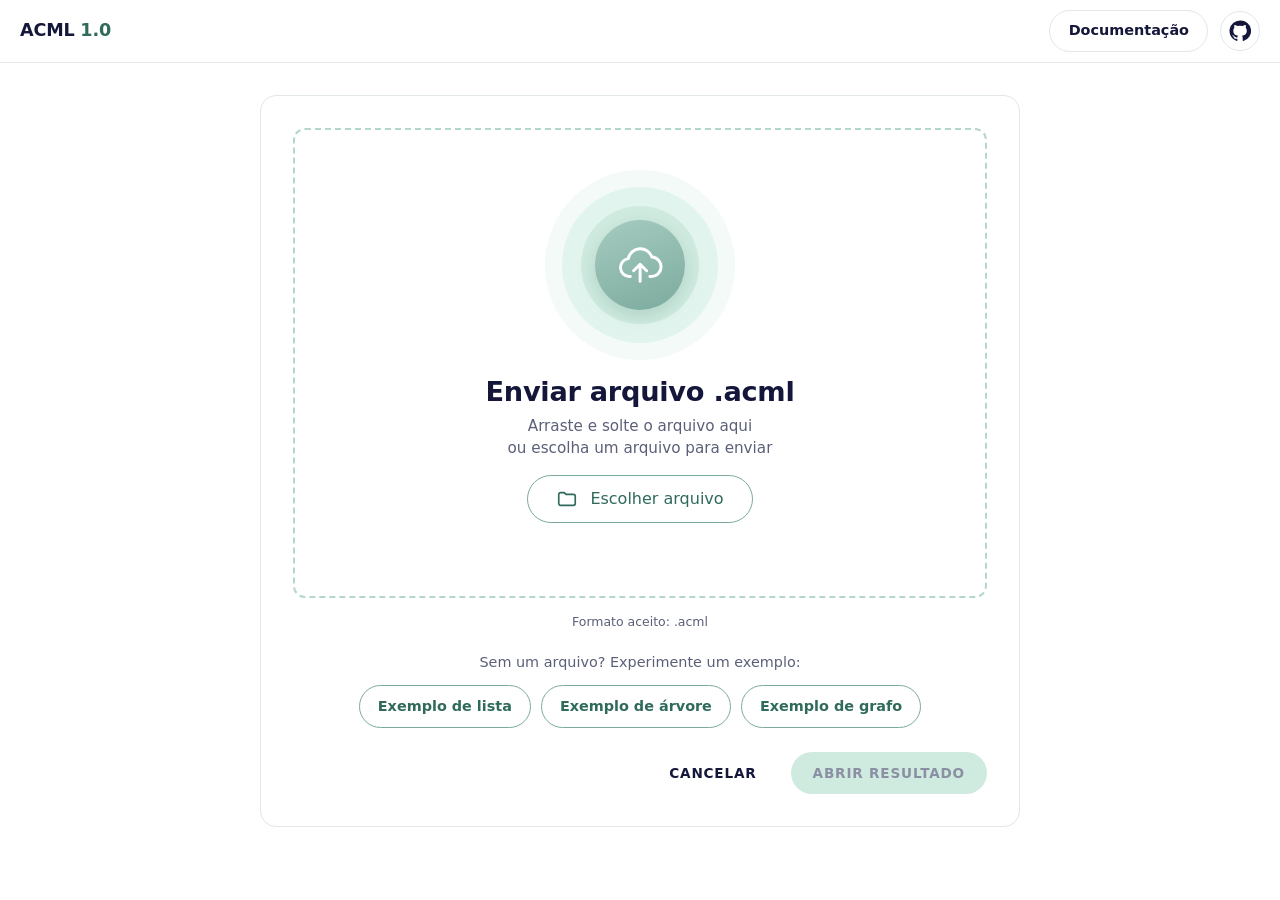
<file: upload.html>
<!doctype html>
<html lang="pt-BR">
<head>
<meta charset="utf-8">
<meta name="viewport" content="width=device-width, initial-scale=1">
<title>Enviar arquivo .acml</title>
<link rel="stylesheet" href="style.css">
<link rel="stylesheet" href="upload.css">
</head>
<body class="page-upload">
<a class="skip" href="#conteudo">Pular para o conteúdo</a>

<header class="topbar">
  <a class="brand" href="index.html"><strong>ACML</strong> <span>1.0</span></a>
  <a class="nav-btn plain" href="index.html">Documentação</a>
  <a class="icon-link" href="https://github.com/Emanoel-Gomes/ACML" target="_blank" rel="noopener" aria-label="ACML no GitHub (abre em nova aba)"><svg viewBox="0 0 24 24" fill="currentColor" aria-hidden="true"><path d="M12 .5A11.5 11.5 0 0 0 8.36 22.9c.58.1.79-.25.79-.56v-2c-3.2.7-3.87-1.37-3.87-1.37-.52-1.33-1.28-1.69-1.28-1.69-1.05-.71.08-.7.08-.7 1.16.08 1.77 1.19 1.77 1.19 1.03 1.77 2.7 1.26 3.36.96.1-.75.4-1.26.73-1.55-2.55-.29-5.24-1.28-5.24-5.69 0-1.26.45-2.28 1.19-3.08-.12-.29-.52-1.46.11-3.05 0 0 .97-.31 3.17 1.18a11 11 0 0 1 5.78 0c2.2-1.49 3.16-1.18 3.16-1.18.63 1.59.23 2.76.11 3.05.74.8 1.19 1.82 1.19 3.08 0 4.42-2.69 5.39-5.25 5.68.41.36.78 1.06.78 2.14v3.17c0 .31.21.67.8.56A11.5 11.5 0 0 0 12 .5z"/></svg></a>
</header>

<main id="conteudo" class="card" tabindex="-1">
  <section class="drop" id="dropzone">
    <div class="rings" aria-hidden="true">
      <div class="r2"><div class="r3"><div class="core">
        <svg viewBox="0 0 64 64" fill="none" stroke="#fff" stroke-width="3.6" stroke-linecap="round" stroke-linejoin="round">
          <path d="M20 46h-1a11 11 0 0 1-1.5-21.9A15 15 0 0 1 46.4 22 12 12 0 0 1 45 46h-1"/>
          <path d="M32 52V32M24 39l8-8 8 8"/>
        </svg>
      </div></div></div>
    </div>

    <div class="text">
      <h1>Enviar arquivo .acml</h1>
      <p>Arraste e solte o arquivo aqui<br>ou escolha um arquivo para enviar</p>
    </div>

    <input type="file" id="fileInput" hidden accept=".acml">

    <button class="browse" id="browseBtn" type="button">
      <svg viewBox="0 0 24 24" fill="none" stroke="currentColor" stroke-width="1.8" stroke-linejoin="round" aria-hidden="true"><path d="M3 7a2 2 0 0 1 2-2h4l2 2h8a2 2 0 0 1 2 2v8a2 2 0 0 1-2 2H5a2 2 0 0 1-2-2V7z"/></svg>
      Escolher arquivo
    </button>

    <p class="file-name" id="fileName" aria-live="polite"></p>
  </section>

  <p class="formats">Formato aceito: .acml</p>

  <div class="exemplos" role="group" aria-labelledby="exemplosRot">
    <p class="exemplos-rot" id="exemplosRot">Sem um arquivo? Experimente um exemplo:</p>
    <div class="exemplos-botoes">
      <button class="btn-exemplo" type="button" data-exemplo="lista">Exemplo de lista</button>
      <button class="btn-exemplo" type="button" data-exemplo="arvore">Exemplo de árvore</button>
      <button class="btn-exemplo" type="button" data-exemplo="grafo">Exemplo de grafo</button>
    </div>
  </div>

  <section id="resultado" class="result" aria-live="polite" hidden>
    <h2>Verificação local</h2>
    <ul id="listaResultado"></ul>
    <p class="hint">Esta verificação usa as regras da documentação, direto no navegador. Ela não substitui o <code>xmllint</code> com o <code>acml-1.0.xsd</code>.</p>
  </section>

  <div class="actions">
    <button class="btn-text" id="cancelBtn" type="button">Cancelar</button>
    <button class="btn-primary" id="uploadBtn" type="button" disabled>Abrir resultado</button>
  </div>
</main>

<script src="cabecalho.js"></script>
<script src="exemplos.js"></script>
<script src="upload.js"></script>
</body>
</html>
</file>
<file: style.css>
/* ==========================================================
   PALETA E FONTE (verde #7cab9e e #e1f5ee, marinho, Inter)
   Somente tema claro.
   ========================================================== */
:root {
  --navy: #14173a;
  --green: #7cab9e;
  --green-light: #a6cbc0;
  --green-hover: #6a9c8e;
  --bg: #ffffff;
  --surface: #ffffff;
  --surface-2: #f3faf7;
  --soft: #e1f5ee;
  --soft-2: #cfeadf;
  --text: #14173a;
  --muted: #5b6078;
  --gray: #8a8fa3;
  --line: #e1e8e5;
  --dashed: #b5d6cb;
  --accent: #7cab9e;
  --accent-text: #2f6a5b;
  --on-accent: #14173a;
  --accent-soft: #e1f5ee;
  --code-bg: #f3faf7;
  --code-text: #14173a;
  --tag: #2f6a5b;
  --attr: #a8480b;
  --str: #2d5f86;
  --com: #7a8090;
  --focus: rgba(47, 106, 91, .6);
  --radius: 14px;
  --hh: 61px;
  --font: "Inter", "Segoe UI", system-ui, -apple-system, Roboto, Helvetica, Arial, sans-serif;
  --mono: ui-monospace, SFMono-Regular, Menlo, Consolas, monospace;
}

* { box-sizing: border-box; }
html { scroll-behavior: smooth; scroll-padding-top: calc(var(--hh) + 16px); }
@media (prefers-reduced-motion: reduce) { html { scroll-behavior: auto; } }
body { margin: 0; background: var(--bg); color: var(--text); font: 17px/1.65 var(--font); -webkit-font-smoothing: antialiased; }
:focus-visible { outline: 3px solid var(--focus); outline-offset: 2px; border-radius: 6px; }
.skip { position: absolute; left: 12px; top: -60px; background: var(--accent); color: var(--on-accent); padding: 10px 14px; border-radius: 8px; z-index: 100; }
.skip:focus { top: 10px; }

/* Topo */
.topbar { position: sticky; top: 0; z-index: 20; display: flex; align-items: center; gap: 12px; padding: 10px 20px; background: var(--surface); border-bottom: 1px solid var(--line); }
.brand { white-space: nowrap; color: var(--text); text-decoration: none; font-size: 1.1rem; margin-right: auto; }
.brand strong { color: var(--text); font-weight: 800; letter-spacing: -.01em; }
.brand span { color: var(--accent-text); font-weight: 700; }
.icon-btn { font: inherit; font-size: .9rem; padding: 8px 16px; color: var(--text); background: none; border: 1px solid var(--line); border-radius: 999px; cursor: pointer; }
.icon-btn:hover { background: var(--soft); border-color: var(--accent); }
.nav-btn { display: inline-flex; align-items: center; gap: 8px; padding: 8px 18px; font-size: .9rem; font-weight: 600; white-space: nowrap; text-decoration: none; color: var(--accent-text); background: var(--surface); border: 1.5px solid var(--accent); border-radius: 999px; transition: background .2s, color .2s; }
.nav-btn svg { width: 18px; height: 18px; flex: none; }
.nav-btn:hover { background: var(--accent); color: var(--on-accent); }
.icon-link { display: inline-grid; place-items: center; width: 40px; height: 40px; color: var(--text); border: 1px solid var(--line); border-radius: 50%; transition: background .2s, border-color .2s; }
.icon-link svg { width: 22px; height: 22px; }
.icon-link:hover { background: var(--soft); border-color: var(--accent); }
.nav-btn.plain { color: var(--text); border-color: var(--line); }
.nav-btn.plain:hover { background: var(--soft); color: var(--text); }
#menu-btn { display: none; }

/* Layout */
.layout { display: grid; grid-template-columns: 270px minmax(0, 1fr); max-width: 1220px; margin: 0 auto; }
#sidebar { position: sticky; top: var(--hh); align-self: start; max-height: calc(100vh - var(--hh)); overflow-y: auto; padding: 22px 16px 30px 20px; border-right: 1px solid var(--line); font-size: .95rem; }
#sidebar ol, #sidebar ul { list-style: none; margin: 0; padding: 0; }
#sidebar ul { margin: 2px 0 6px 12px; border-left: 1px solid var(--line); }
#sidebar a { display: block; padding: 5px 10px; color: var(--muted); text-decoration: none; border-radius: 6px; }
#sidebar a:hover { color: var(--text); background: var(--soft); }
#sidebar a.active { color: var(--accent-text); background: var(--accent-soft); font-weight: 600; }
#sidebar a { border-radius: 999px; }
main { padding: 36px clamp(16px, 4vw, 48px) 60px; min-width: 0; max-width: 900px; outline: none; }

/* Texto (estilo simples de documentação) */
.hero { margin-bottom: 24px; }
h1 { font-weight: 800; letter-spacing: -.01em; margin: 0 0 14px; font-size: 2rem; line-height: 1.2; }
h2 { margin: 44px 0 12px; padding-bottom: 6px; font-size: 1.45rem; line-height: 1.3; border-bottom: 1px solid var(--line); }
h3 { margin: 28px 0 8px; font-size: 1.15rem; }
h4 { margin: 20px 0 6px; font-size: 1rem; }
.lead { font-size: 1rem; }
p { margin: 0 0 12px; }
ul, ol { padding-left: 1.4em; }
li { margin: 3px 0; }
code { font-family: var(--mono); font-size: .9em; }
.facts { margin: 16px 0 0; }
.facts div { margin: 3px 0; }
.facts dt, .facts dd { display: inline; margin: 0; }
.facts dt { font-weight: 700; }
.facts dt::after { content: ": "; }

/* Elementos, estruturas e listas de definição: sem caixas */
.el { margin: 22px 0; }
.el h3 { margin: 0 0 6px; font-family: var(--mono); font-size: 1.05rem; }
.el ul { margin: 4px 0 0; }
.plain, .rules { padding-left: 1.3em; }
.rules li { margin: 8px 0; }
.defs { margin: 10px 0 0; }
.defs dt { margin-top: 12px; font-weight: 700; }
.defs dd { margin: 2px 0 0; }
.struct { margin: 22px 0 28px; }
.struct h4 { margin-top: 0; font-size: 1.05rem; }
figure { margin: 10px 0; padding: 0; }
figure img { display: block; max-width: 100%; height: auto; background: #fff; }
figcaption { display: none; }

/* Abas (lista dos três tipos) */
.tabs { display: flex; gap: 6px; margin: 12px 0 0; border-bottom: 1px solid var(--line); }
.tabs button { font: inherit; font-family: var(--mono); padding: 9px 18px; color: var(--muted); background: none; border: 1px solid transparent; border-bottom: none; border-radius: 12px 12px 0 0; cursor: pointer; }
.tabs button[aria-selected="true"] { color: var(--accent-text); font-weight: 700; background: var(--surface); border-color: var(--line); position: relative; top: 1px; }
[role="tabpanel"] { padding: 6px 0 0; }

/* Código: bloco simples com botão de copiar */
.code { position: relative; margin: 10px 0 16px; background: var(--code-bg); border: 1px solid var(--line); border-radius: 6px; }
.code-bar { position: absolute; top: 6px; right: 6px; padding: 0; background: none; border: 0; }
.code-bar span { display: none; }
.copy { font: inherit; font-size: .78rem; padding: 3px 12px; color: var(--text); background: var(--surface); border: 1px solid var(--line); border-radius: 999px; cursor: pointer; }
.copy:hover { background: var(--soft); border-color: var(--accent); }
pre { margin: 0; padding: 12px 70px 12px 14px; overflow-x: auto; font: .88rem/1.5 var(--mono); color: var(--code-text); tab-size: 2; }
pre code { padding: 0; background: none; border: 0; font-size: inherit; }


footer { margin-top: 48px; padding-top: 12px; color: var(--muted); font-size: .85rem; border-top: 1px solid var(--line); }

/* Celular */
@media (max-width: 860px) {
  .layout { display: block; }
  #menu-btn { display: inline-block; }
  .topbar { flex-wrap: wrap; gap: 8px; padding: 10px 12px; }
  .nav-btn { padding: 8px 12px; }
  .brand span { display: none; }
  .icon-btn { padding: 8px 12px; }
  .brand { margin-right: auto; }
  #sidebar { display: none; position: fixed; inset: var(--hh) 0 0 0; max-height: none; z-index: 15; background: var(--bg); border-right: 0; }
  #sidebar.open { display: block; }
  main { padding-top: 24px; }
}
</file>
<file: upload.css>
/* Página de envio de arquivo .acml. Usa as variáveis de style.css. */
.page-upload main.card { outline: none; }
.card {
  width: calc(100% - 32px);
  max-width: 760px;
  margin: 32px auto 48px;
  padding: 32px;
  background: var(--surface);
  border: 1px solid var(--line);
  border-radius: 16px;
  display: flex;
  flex-direction: column;
}

/* Área tracejada */
.drop {
  display: flex; flex-direction: column; align-items: center; justify-content: center;
  gap: 16px; min-height: 340px; padding: 40px 24px;
  border: 2px dashed var(--dashed); border-radius: 12px;
  transition: background .2s, border-color .2s;
}
.drop.dragover { background: var(--soft); border-color: var(--accent); border-style: solid; }

/* Círculos concêntricos */
.rings { --size: 190px; width: var(--size); height: var(--size); border-radius: 50%; background: var(--surface-2); display: grid; place-items: center; flex-shrink: 0; }
.rings .r2 { width: 82%; height: 82%; border-radius: 50%; background: var(--soft); display: grid; place-items: center; }
.rings .r3 { width: 76%; height: 76%; border-radius: 50%; background: var(--soft-2); display: grid; place-items: center; }
.rings .core { width: 76%; height: 76%; border-radius: 50%; background: linear-gradient(160deg, var(--green-light), var(--green)); display: grid; place-items: center; box-shadow: 0 6px 16px rgba(124, 171, 158, .35); }
.core svg { width: 58%; height: 58%; }

.text { text-align: center; }
.text h1 { margin: 0 0 8px; font-size: 1.7rem; }
.text p { margin: 0; font-size: .95rem; line-height: 1.4; color: var(--muted); }

/* Botão escolher arquivo */
.browse {
  min-width: 220px; height: 48px; padding: 0 28px; display: flex; align-items: center; justify-content: center; gap: 12px;
  font: inherit; font-size: 1rem; color: var(--accent-text); background: var(--surface);
  border: 1.5px solid var(--accent); border-radius: 999px; cursor: pointer; transition: background .2s, color .2s;
}
.browse svg { width: 22px; height: 22px; }
.browse:hover { background: var(--accent); color: var(--on-accent); }

.file-name { min-height: 1.2em; margin: 0; font-size: .9rem; color: var(--accent-text); text-align: center; word-break: break-all; }
.file-name.erro { color: #c93a3a; }
.formats { margin: 14px 0 0; font-size: .78rem; color: var(--muted); text-align: center; }

/* Resultado da verificação */
.result { margin-top: 20px; padding: 16px 20px; background: var(--surface-2); border: 1px solid var(--line); border-radius: 12px; }
.result h2 { margin: 0 0 8px; padding: 0; border: 0; font-size: 1.05rem; }
.result ul { list-style: none; margin: 0; padding: 0; }
.result li { display: flex; gap: 10px; margin: 6px 0; font-size: .94rem; }
.result li::before { content: "✓"; flex: none; width: 1.3em; font-weight: 700; color: var(--accent-text); }
.result li.falha::before { content: "✗"; color: #c93a3a; }
.result .hint { margin: 12px 0 0; font-size: .82rem; color: var(--muted); }

/* Visualização da estrutura (SVG gerado por desenho.js) */
.viz-info { margin: 0 0 12px; font-size: .9rem; color: var(--muted); }
.viz-quadro { background: var(--surface); border: 1px solid var(--line); border-radius: 10px; }
.viz-cab { padding: 16px 20px 0; font-size: 14px; line-height: 1.45; color: var(--muted); }
.viz-cab p { margin: 0 0 3px; }
.viz-cab strong { color: var(--text); font-weight: 600; }
.viz-tela { overflow: auto; max-height: 70vh; padding: 8px; }
.viz-svg { display: block; margin: 0 auto; max-width: none; font-family: var(--font); }
.viz-svg .aresta { fill: none; stroke: var(--gray); stroke-width: 2; }
.viz-svg .seta { fill: none; stroke: var(--gray); stroke-width: 1.6; stroke-linecap: round; stroke-linejoin: round; }
.viz-svg .corpo { fill: var(--surface-2); stroke: var(--dashed); stroke-width: 1.5; }
.viz-svg .t-id { font: 600 11px var(--mono); fill: var(--accent-text); }
.viz-svg .t-val { font-size: 13px; fill: var(--text); }
.viz-svg .t-rot { font-size: 14px; fill: var(--muted); }
.viz-svg .t-rot-start { fill: var(--accent-text); font-weight: 700; }
.viz-svg .t-desc { font-size: 13px; fill: var(--muted); }
.viz-svg .peso-bg { fill: var(--surface); stroke: var(--accent); stroke-width: 1.2; }
.viz-svg .t-peso { font: 600 12px var(--mono); fill: var(--accent-text); }
/* Nó start em destaque */
.viz-svg .inicio .corpo { fill: var(--green); stroke: var(--accent-text); stroke-width: 3; }
.viz-svg .inicio .halo { fill: var(--soft); stroke: var(--accent); stroke-width: 2; stroke-dasharray: 5 4; }
.viz-svg .inicio .t-id, .viz-svg .inicio .t-val { fill: var(--on-accent); }
.viz-svg .inicio .t-val { font-weight: 600; }
.viz-svg .aresta.sel { stroke: var(--accent-text); stroke-width: 3; }
.viz-svg .seta-sel { stroke: var(--accent-text); }
.viz-svg .prox .corpo { stroke: var(--accent-text); stroke-width: 2.5; stroke-dasharray: 5 3; }
.viz-svg .selo { fill: var(--accent-text); }
.viz-svg .t-selo { font: 700 11px var(--font); fill: #fff; }

/* Ações */
.actions { display: flex; justify-content: flex-end; align-items: center; gap: 12px; margin-top: 24px; }
.btn-text, .btn-primary {
  font: inherit; font-size: .85rem; font-weight: 600; letter-spacing: .06em; text-transform: uppercase;
  height: 42px; padding: 0 22px; border: 0; border-radius: 999px; cursor: pointer; transition: background .2s, color .2s;
}
.btn-text { background: none; color: var(--text); }
.btn-text:hover { background: var(--soft); }
.btn-primary { background: var(--green); color: var(--on-accent); }
.btn-primary:hover:not(:disabled) { background: var(--green-hover); }
.btn-primary:disabled { background: var(--soft-2); color: var(--gray); cursor: not-allowed; }

@media (max-width: 560px) {
  .card { width: 100%; margin: 0; border: 0; border-radius: 0; padding: 20px 16px 28px; }
  .drop { min-height: 0; padding: 28px 16px; }
  .rings { --size: min(64vw, 220px); }
}
@media (prefers-reduced-motion: reduce) { * { transition: none !important; } }

/* ---- Página de resultado (resultado.html): só a visualização + voz ---- */
.page-resultado .card { max-width: 1100px; }
.page-resultado .viz-tela { max-height: 72vh; }
.res-titulo { margin: 0 0 4px; padding: 0; border: 0; font-size: 1.6rem; }
.res-arquivo { margin: 0 0 12px; font-size: .9rem; color: var(--accent-text); word-break: break-all; }
.res-arquivo:empty { display: none; }
.res-estado { margin: 0 0 12px; font-size: .95rem; color: var(--muted); }
.res-estado.erro { color: #c93a3a; }
.voz { display: flex; flex-wrap: wrap; align-items: center; gap: 10px; margin: 0 0 12px; }
.voz-btn { font: inherit; font-size: .9rem; padding: 8px 16px; color: var(--text); background: var(--surface); border: 1px solid var(--line); border-radius: 999px; cursor: pointer; transition: background .2s, border-color .2s; }
.voz-btn:hover:not(:disabled) { background: var(--soft); border-color: var(--accent); }
.voz-btn[aria-pressed="true"] { background: var(--soft); border-color: var(--accent); color: var(--accent-text); font-weight: 600; }
.voz-btn:disabled { color: var(--gray); cursor: not-allowed; }
.voz-vel { display: inline-flex; align-items: center; gap: 8px; font-size: .9rem; color: var(--muted); }
.vel-valor { min-width: 9.5em; padding: 6px 14px; text-align: center; color: var(--text); background: var(--surface); border: 1px solid var(--line); border-radius: 999px; cursor: default; }
.vel-valor:focus-visible { border-color: var(--accent-text); background: var(--soft); }
.vel-btn { width: 32px; height: 32px; font: inherit; font-size: 1.1rem; line-height: 1; color: var(--text); background: var(--surface); border: 1px solid var(--line); border-radius: 50%; cursor: pointer; }
.vel-btn:hover { background: var(--soft); border-color: var(--accent); }
.voz-aviso { margin: 0 0 12px; padding: 10px 14px; font-size: .9rem; color: var(--text); background: var(--soft); border: 1px solid var(--dashed); border-radius: 10px; }

/* ---- Botões de exemplo (upload.html) ---- */
.exemplos { margin: 18px 0 0; text-align: center; }
.exemplos-rot { margin: 0 0 10px; font-size: .9rem; color: var(--muted); }
.exemplos-botoes { display: flex; flex-wrap: wrap; justify-content: center; gap: 10px; }
.btn-exemplo { font: inherit; font-size: .9rem; font-weight: 600; padding: 9px 18px; color: var(--accent-text); background: var(--surface); border: 1.5px solid var(--accent); border-radius: 999px; cursor: pointer; transition: background .2s, color .2s; }
.btn-exemplo:hover { background: var(--accent); color: var(--on-accent); }
</file>
